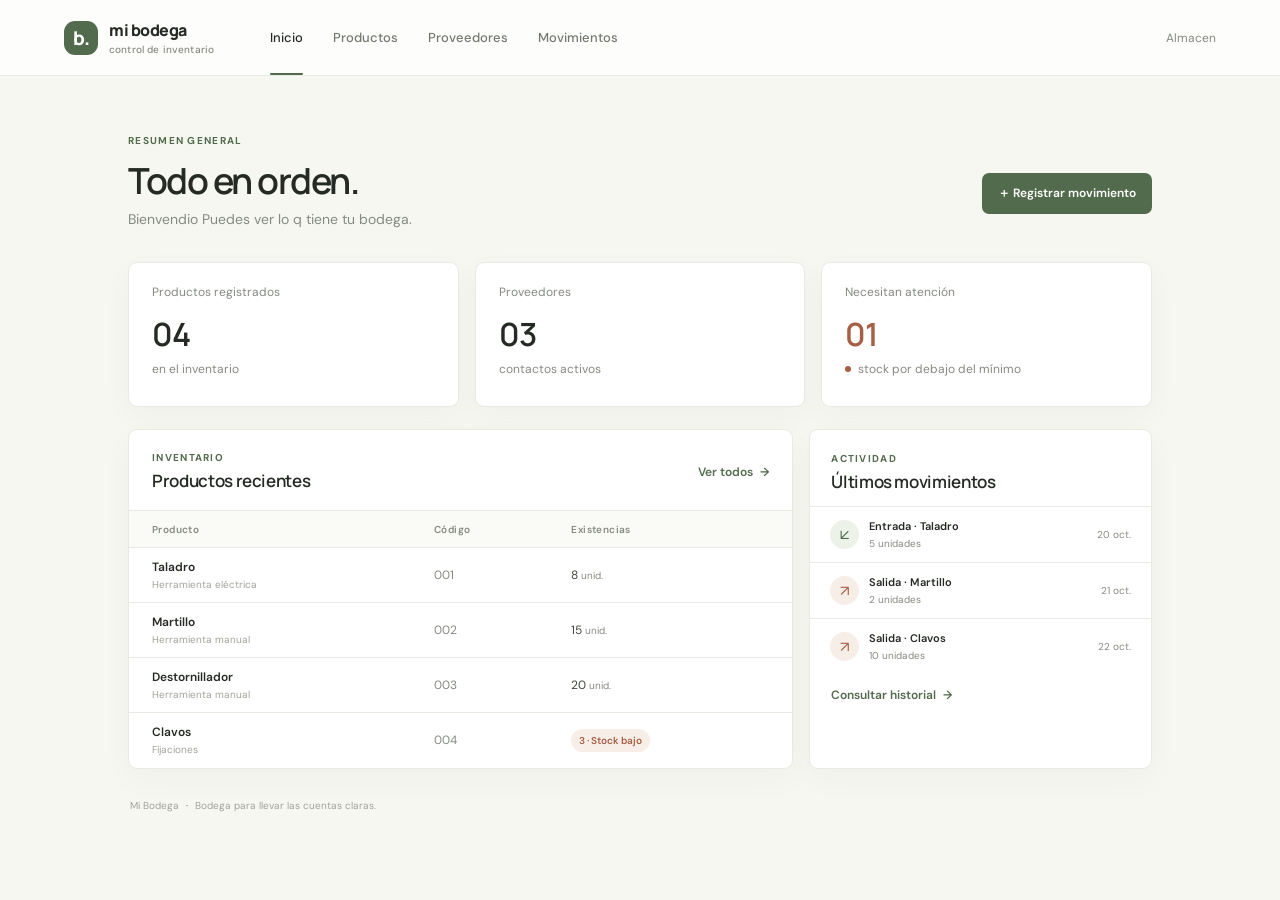
<file: index.html>
<!doctype html>
<html lang="es">
<head>
  <meta charset="utf-8">
  <meta name="viewport" content="width=device-width, initial-scale=1">
  <meta name="theme-color" content="#f7f7f2">
  <title>Inicio | Mi Bodega</title>
  <link rel="stylesheet" href="estilo.css">
</head>
<body>
  <header class="topbar">
    <a class="brand" href="index.html">
      <span class="brand-mark">b.</span>
      <span>mi bodega<small>control de inventario</small></span>
    </a>

    <nav aria-label="Navegación principal">
      <a class="active" href="index.html">Inicio</a>
      <a href="productos.html">Productos</a>
      <a href="proveedores.html">Proveedores</a>
      <a href="movimientos.html">Movimientos</a>
    </nav>

    <span class="top-note">Almacen</span>
  </header>

  <main class="shell">
    <div class="eyebrow">RESUMEN GENERAL</div>

    <section class="welcome">
      <div>
        <h1>Todo en orden.</h1>
        <p>Bienvendio Puedes ver lo q tiene tu bodega.</p>
      </div>
      <a class="button button-dark" href="movimientos.html">＋ Registrar movimiento</a>
    </section>

    <section class="stats" aria-label="Resumen de inventario">
      <article class="stat">
        <span class="stat-label">Productos registrados</span>
        <strong>04</strong>
        <span class="stat-foot">en el inventario</span>
      </article>

      <article class="stat">
        <span class="stat-label">Proveedores</span>
        <strong>03</strong>
        <span class="stat-foot">contactos activos</span>
      </article>

      <article class="stat stat-warn">
        <span class="stat-label">Necesitan atención</span>
        <strong>01</strong>
        <span class="stat-foot"><i class="dot"></i> stock por debajo del mínimo</span>
      </article>
    </section>

    <section class="content-grid">
      <article class="panel">
        <div class="panel-head">
          <div>
            <div class="eyebrow">INVENTARIO</div>
            <h2>Productos recientes</h2>
          </div>
          <a class="text-link" href="productos.html">Ver todos <span>→</span></a>
        </div>

        <div class="table-wrap">
          <table>
            <thead>
              <tr><th>Producto</th><th>Código</th><th>Existencias</th></tr>
            </thead>
            <tbody>
              <tr>
                <td><span class="item-name">Taladro</span><small>Herramienta eléctrica</small></td>
                <td class="muted">001</td>
                <td>8 <span class="unit">unid.</span></td>
              </tr>
              <tr>
                <td><span class="item-name">Martillo</span><small>Herramienta manual</small></td>
                <td class="muted">002</td>
                <td>15 <span class="unit">unid.</span></td>
              </tr>
              <tr>
                <td><span class="item-name">Destornillador</span><small>Herramienta manual</small></td>
                <td class="muted">003</td>
                <td>20 <span class="unit">unid.</span></td>
              </tr>
              <tr>
                <td><span class="item-name">Clavos</span><small>Fijaciones</small></td>
                <td class="muted">004</td>
                <td><span class="badge badge-warn">3 · Stock bajo</span></td>
              </tr>
            </tbody>
          </table>
        </div>
      </article>

      <aside class="panel recent">
        <div class="eyebrow">ACTIVIDAD</div>
        <h2>Últimos movimientos</h2>

        <div class="activity">
          <span class="activity-icon in">↙</span>
          <div><strong>Entrada · Taladro</strong><small>5 unidades</small></div>
          <time>20 oct.</time>
        </div>
        <div class="activity">
          <span class="activity-icon out">↗</span>
          <div><strong>Salida · Martillo</strong><small>2 unidades</small></div>
          <time>21 oct.</time>
        </div>
        <div class="activity">
          <span class="activity-icon out">↗</span>
          <div><strong>Salida · Clavos</strong><small>10 unidades</small></div>
          <time>22 oct.</time>
        </div>

        <a class="text-link activity-link" href="movimientos.html">
          Consultar historial <span>→</span>
        </a>
      </aside>
    </section>

    <footer>Mi Bodega <span>·</span> Bodega para llevar las cuentas claras.</footer>
  </main>
</body>
</html>
</file>
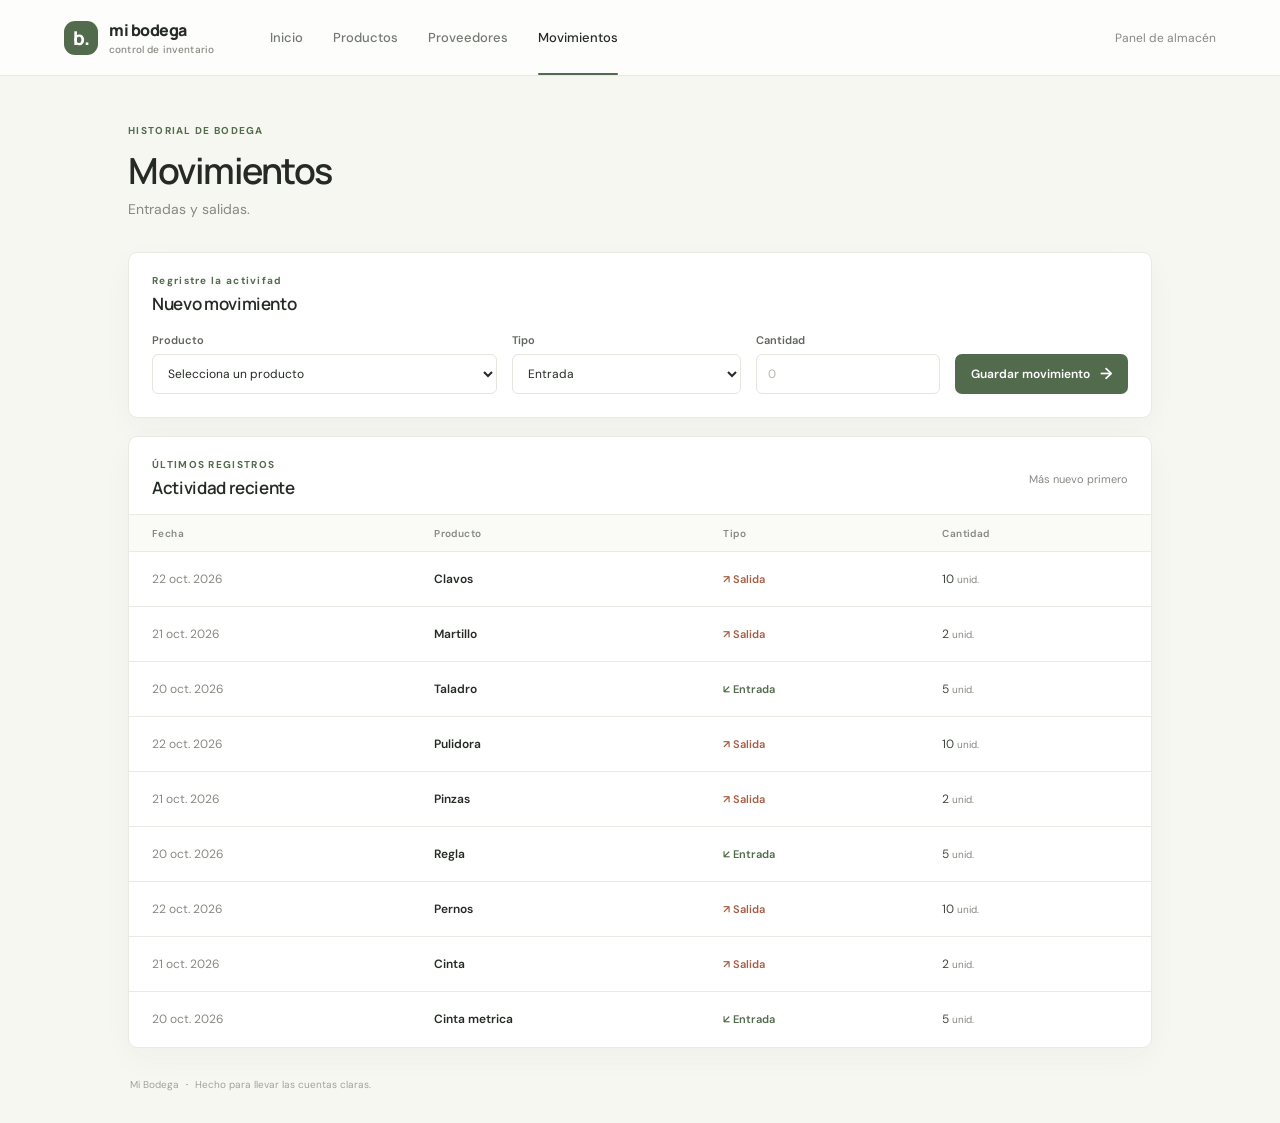
<file: movimientos.html>
<!doctype html>
<html lang="es">
<head>
  <meta charset="utf-8">
  <meta name="viewport" content="width=device-width, initial-scale=1">
  <meta name="theme-color" content="#f7f7f2">
  <title>Movimientos | Mi Bodega</title>
  <link rel="stylesheet" href="estilo.css">
</head>
<body>
  <header class="topbar">
    <a class="brand" href="index.html">
      <span class="brand-mark">b.</span>
      <span>mi bodega<small>control de inventario</small></span>
    </a>
    <nav aria-label="Navegación principal">
      <a href="index.html">Inicio</a>
      <a href="productos.html">Productos</a>
      <a href="proveedores.html">Proveedores</a>
      <a class="active" href="movimientos.html">Movimientos</a>
    </nav>
    <span class="top-note">Panel de almacén</span>
  </header>

  <main class="shell page-shell">
    <div class="eyebrow">HISTORIAL DE BODEGA</div>
    <section class="welcome">
      <div>
        <h1>Movimientos</h1>
        <p>Entradas y salidas.</p>
      </div>
    </section>

    <section class="panel form-panel">
      <div class="panel-head">
        <div><div class="eyebrow">Regristre la activifad</div><h2>Nuevo movimiento</h2></div>
      </div>

      <form class="form-grid movement-form" onsubmit="alert('Movimiento guardado (demo)'); return false;">
        <label>Producto
          <select required>
            <option value="" disabled selected>Selecciona un producto</option>
            <option>Taladro</option>
            <option>Martillo</option>
            <option>Destornillador</option>
            <option>Clavos</option>
          </select>
        </label>
        <label>Tipo
          <select required>
            <option>Entrada</option>
            <option>Salida</option>
          </select>
        </label>
        <label>Cantidad<input type="number" min="1" placeholder="0" required></label>
        <div class="form-action">
          <button class="button button-dark" type="submit">Guardar movimiento <span>→</span></button>
        </div>
      </form>
    </section>

    <section class="panel table-panel">
      <div class="panel-head">
        <div><div class="eyebrow">ÚLTIMOS REGISTROS</div><h2>Actividad reciente</h2></div>
        <span class="table-note">Más nuevo primero</span>
      </div>

      <div class="table-wrap">
        <table>
          <thead>
            <tr><th>Fecha</th><th>Producto</th><th>Tipo</th><th>Cantidad</th></tr>
          </thead>
          <tbody>
            <tr><td class="muted">22 oct. 2026</td><td class="item-name">Clavos</td><td><span class="movement-type type-out">↗ Salida</span></td><td>10 <span class="unit">unid.</span></td></tr>
            <tr><td class="muted">21 oct. 2026</td><td class="item-name">Martillo</td><td><span class="movement-type type-out">↗ Salida</span></td><td>2 <span class="unit">unid.</span></td></tr>
            <tr><td class="muted">20 oct. 2026</td><td class="item-name">Taladro</td><td><span class="movement-type type-in">↙ Entrada</span></td><td>5 <span class="unit">unid.</span></td></tr>
            <tr><td class="muted">22 oct. 2026</td><td class="item-name">Pulidora</td><td><span class="movement-type type-out">↗ Salida</span></td><td>10 <span class="unit">unid.</span></td></tr>
            <tr><td class="muted">21 oct. 2026</td><td class="item-name">Pinzas</td><td><span class="movement-type type-out">↗ Salida</span></td><td>2 <span class="unit">unid.</span></td></tr>
            <tr><td class="muted">20 oct. 2026</td><td class="item-name">Regla</td><td><span class="movement-type type-in">↙ Entrada</span></td><td>5 <span class="unit">unid.</span></td></tr>
            <tr><td class="muted">22 oct. 2026</td><td class="item-name">Pernos</td><td><span class="movement-type type-out">↗ Salida</span></td><td>10 <span class="unit">unid.</span></td></tr>
            <tr><td class="muted">21 oct. 2026</td><td class="item-name">Cinta</td><td><span class="movement-type type-out">↗ Salida</span></td><td>2 <span class="unit">unid.</span></td></tr>
            <tr><td class="muted">20 oct. 2026</td><td class="item-name">Cinta metrica</td><td><span class="movement-type type-in">↙ Entrada</span></td><td>5 <span class="unit">unid.</span></td></tr>
          </tbody>
        </table>
      </div>
    </section>

    <footer>Mi Bodega <span>·</span> Hecho para llevar las cuentas claras.</footer>
  </main>
</body>
</html>
</file>
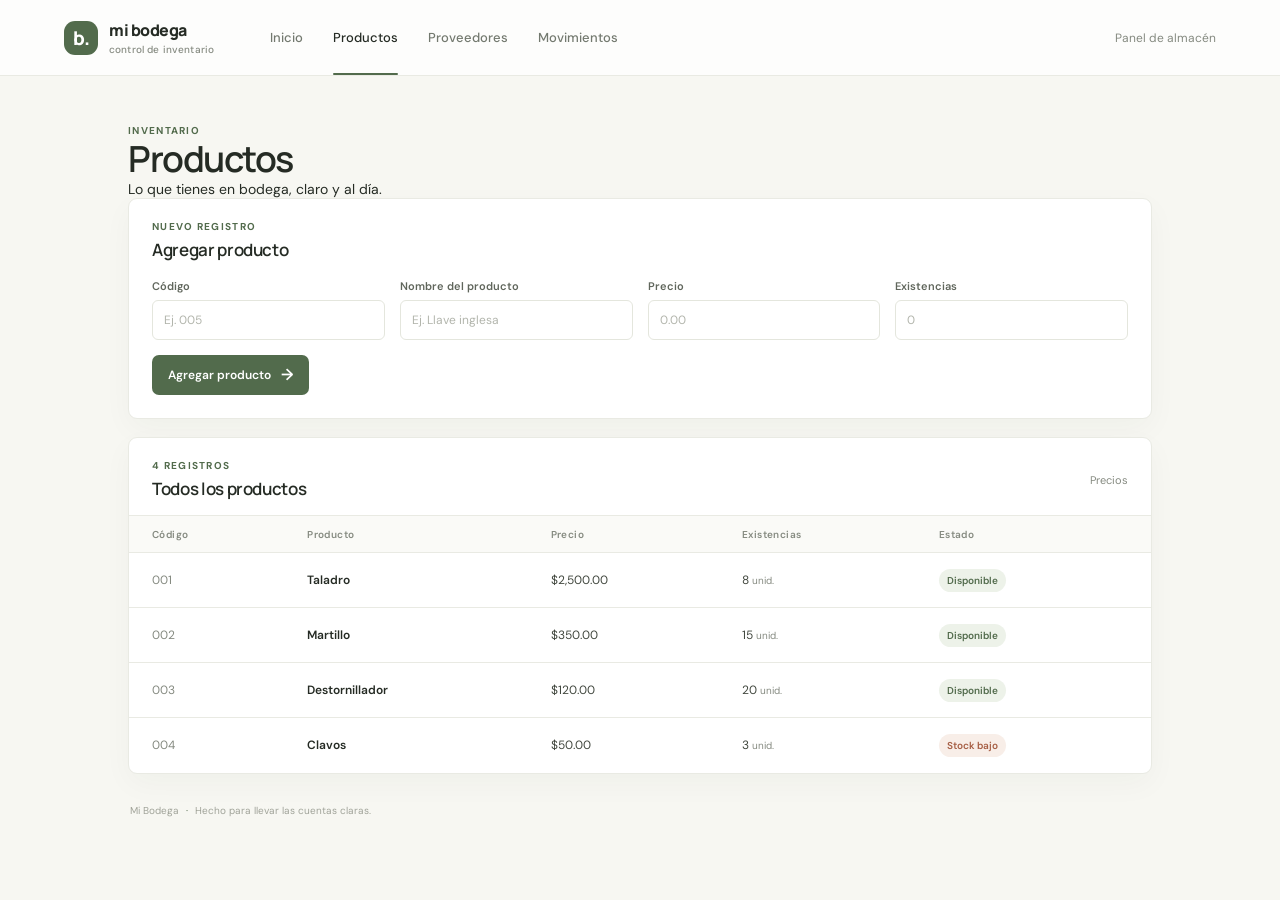
<file: productos.html>
<!doctype html>
<html lang="es">
<head>
  <meta charset="utf-8">
  <meta name="viewport" content="width=device-width, initial-scale=1">
  <meta name="theme-color" content="#f7f7f2">
  <title>Productos | Mi Bodega</title>
  <link rel="stylesheet" href="estilo.css">
</head>
<body>
  <header class="topbar">
    <a class="brand" href="index.html">
      <span class="brand-mark">b.</span>
      <span>mi bodega<small>control de inventario</small></span>
    </a>
    <nav aria-label="Navegación principal">
      <a href="index.html">Inicio</a>
      <a class="active" href="productos.html">Productos</a>
      <a href="proveedores.html">Proveedores</a>
      <a href="movimientos.html">Movimientos</a>
    </nav>
    <span class="top-note">Panel de almacén</span>
  </header>

  <main class="shell page-shell">
    <div class="eyebrow">INVENTARIO</div>
    <section class="Bienvenido">
      <div>
        <h1>Productos</h1>
        <p>Lo que tienes en bodega, claro y al día.</p>
      </div>
    </section>

    <section class="panel form-panel">
      <div class="panel-head">
        <div><div class="eyebrow">NUEVO REGISTRO</div><h2>Agregar producto</h2></div>
      </div>

      <form class="form-grid" onsubmit="alert('Producto guardado (demo)'); return false;">
        <label>Código<input type="text" placeholder="Ej. 005" required></label>
        <label>Nombre del producto<input type="text" placeholder="Ej. Llave inglesa" required></label>
       <label>Precio<input type="number" min="0" step="0.01" placeholder="0.00" required></label>
        <label>Existencias<input type="number" min="0" placeholder="0" required></label>
        <div class="form-action">
          <button class="button button-dark" type="submit">Agregar producto <span>→</span></button>
        </div>
      </form>
    </section>

    <section class="panel table-panel">
      <div class="panel-head">
        <div><div class="eyebrow">4 REGISTROS</div><h2>Todos los productos</h2></div>
        <span class="table-note">Precios</span>
      </div>

      <div class="table-wrap">
        <table>
          <thead>
            <tr><th>Código</th><th>Producto</th><th>Precio</th><th>Existencias</th><th>Estado</th></tr>
          </thead>
          <tbody>
            <tr><td class="muted">001</td><td class="item-name">Taladro</td><td>$2,500.00</td><td>8 <span class="unit">unid.</span></td><td><span class="badge badge-ok">Disponible</span></td></tr>
            <tr><td class="muted">002</td><td class="item-name">Martillo</td><td>$350.00</td><td>15 <span class="unit">unid.</span></td><td><span class="badge badge-ok">Disponible</span></td></tr>
            <tr><td class="muted">003</td><td class="item-name">Destornillador</td><td>$120.00</td><td>20 <span class="unit">unid.</span></td><td><span class="badge badge-ok">Disponible</span></td></tr>
            <tr><td class="muted">004</td><td class="item-name">Clavos</td><td>$50.00</td><td>3 <span class="unit">unid.</span></td><td><span class="badge badge-warn">Stock bajo</span></td></tr>
          </tbody>
        </table>
      </div>
    </section>

    <footer>Mi Bodega <span>·</span> Hecho para llevar las cuentas claras.</footer>
  </main>
</body>
</html>
</file>
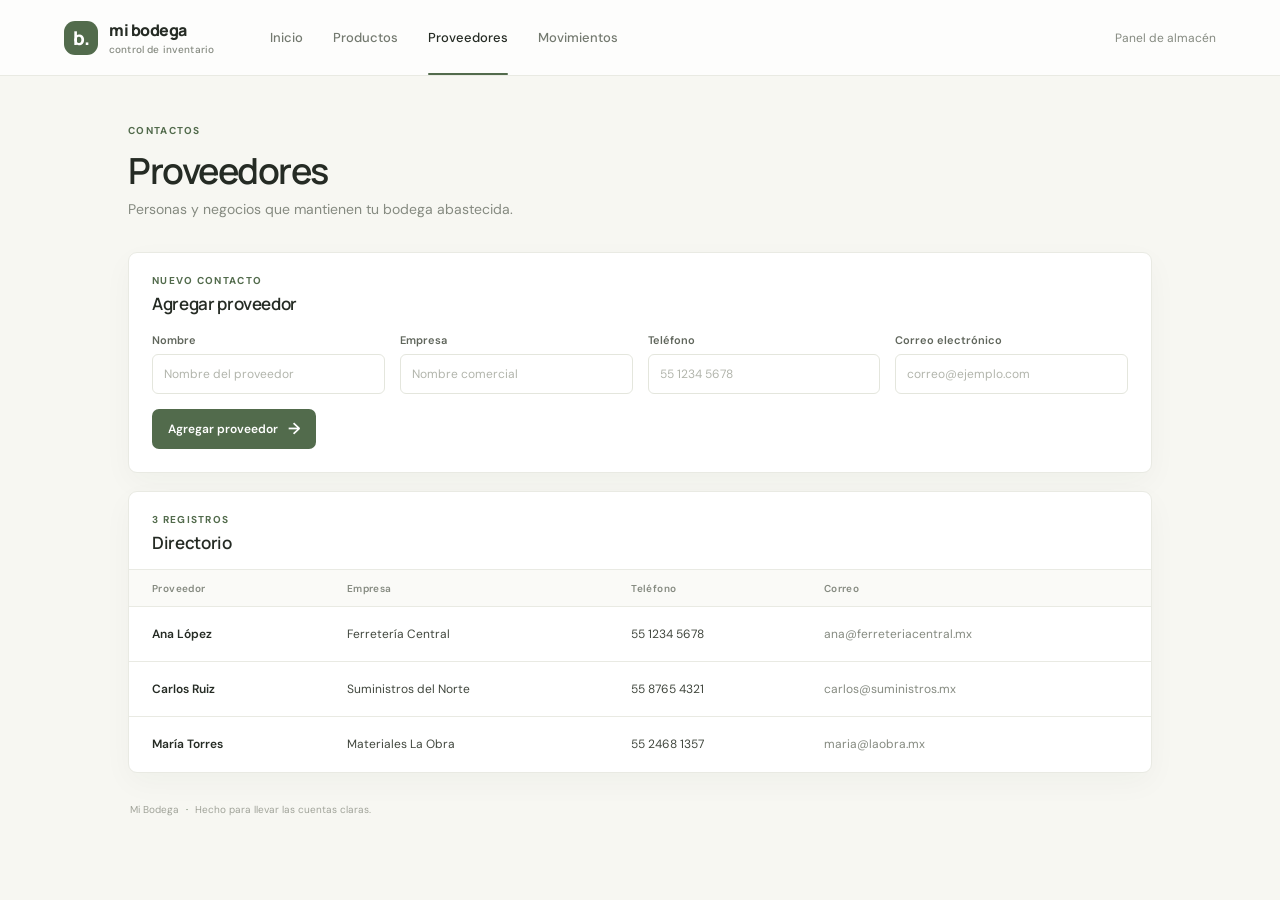
<file: proveedores.html>
<!doctype html>
<html lang="es">
<head>
  <meta charset="utf-8">
  <meta name="viewport" content="width=device-width, initial-scale=1">
  <meta name="theme-color" content="#f7f7f2">
  <title>Proveedores | Mi Bodega</title>
  <link rel="stylesheet" href="estilo.css">
</head>
<body>
  <header class="topbar">
    <a class="brand" href="index.html">
      <span class="brand-mark">b.</span>
      <span>mi bodega<small>control de inventario</small></span>
    </a>
    <nav aria-label="Navegación principal">
      <a href="index.html">Inicio</a>
      <a href="productos.html">Productos</a>
      <a class="active" href="proveedores.html">Proveedores</a>
      <a href="movimientos.html">Movimientos</a>
    </nav>
    <span class="top-note">Panel de almacén</span>
  </header>

  <main class="shell page-shell">
    <div class="eyebrow">CONTACTOS</div>
    <section class="welcome">
      <div>
        <h1>Proveedores</h1>
        <p>Personas y negocios que mantienen tu bodega abastecida.</p>
      </div>
    </section>

    <section class="panel form-panel">
      <div class="panel-head">
        <div><div class="eyebrow">NUEVO CONTACTO</div><h2>Agregar proveedor</h2></div>
      </div>

      <form class="form-grid" onsubmit="alert('Proveedor guardado (demo)'); return false;">
        <label>Nombre<input type="text" placeholder="Nombre del proveedor" required></label>
        <label>Empresa<input type="text" placeholder="Nombre comercial"></label>
        <label>Teléfono<input type="tel" placeholder="55 1234 5678"></label>
        <label>Correo electrónico<input type="email" placeholder="correo@ejemplo.com"></label>
        <div class="form-action">
          <button class="button button-dark" type="submit">Agregar proveedor <span>→</span></button>
        </div>
      </form>
    </section>

    <section class="panel table-panel">
      <div class="panel-head">
        <div><div class="eyebrow">3 REGISTROS</div><h2>Directorio</h2></div>
      </div>

      <div class="table-wrap">
        <table>
          <thead>
            <tr><th>Proveedor</th><th>Empresa</th><th>Teléfono</th><th>Correo</th></tr>
          </thead>
          <tbody>
            <tr><td class="item-name">Ana López</td><td>Ferretería Central</td><td>55 1234 5678</td><td class="muted">ana@ferreteriacentral.mx</td></tr>
            <tr><td class="item-name">Carlos Ruiz</td><td>Suministros del Norte</td><td>55 8765 4321</td><td class="muted">carlos@suministros.mx</td></tr>
            <tr><td class="item-name">María Torres</td><td>Materiales La Obra</td><td>55 2468 1357</td><td class="muted">maria@laobra.mx</td></tr>
          </tbody>
        </table>
      </div>
    </section>

    <footer>Mi Bodega <span>·</span> Hecho para llevar las cuentas claras.</footer>
  </main>
</body>
</html>
</file>
<file: estilo.css>
@import url('https://fonts.googleapis.com/css2?family=DM+Sans:wght@400;500;600;700&family=Manrope:wght@400;500;600;700;800&display=swap');

:root {
  --paper: #f7f7f2;
  --surface: #fff;
  --ink: #252b24;
  --muted: #858a80;
  --line: #e9eae3;
  --green: #526b4c;
  --green-soft: #edf2e9;
  --clay: #a65e44;
  --clay-soft: #f8eee8;
  --shadow: 0 10px 30px rgba(38, 47, 34, .035);
}

* {
  box-sizing: border-box;
}

body {
  margin: 0;
  background: var(--paper);
  color: var(--ink);
  font-family: 'DM Sans', Arial, sans-serif;
  font-size: 14px;
  -webkit-font-smoothing: antialiased;
}

a {
  color: inherit;
  text-decoration: none;
}

.topbar {
  height: 76px;
  border-bottom: 1px solid var(--line);
  background: rgba(255, 255, 255, .8);
  display: flex;
  align-items: center;
  padding: 0 max(5vw, 24px);
  gap: 56px;
}

.brand {
  display: flex;
  align-items: center;
  gap: 11px;
  font-family: Manrope, sans-serif;
  font-size: 16px;
  font-weight: 800;
  letter-spacing: -.5px;
  white-space: nowrap;
}

.brand small {
  display: block;
  margin-top: 2px;
  color: var(--muted);
  font: 500 10px 'DM Sans', sans-serif;
  letter-spacing: .15px;
}

.brand-mark {
  display: grid;
  place-items: center;
  width: 34px;
  height: 34px;
  border-radius: 11px;
  background: var(--green);
  color: #fff;
  font: 800 19px Manrope, sans-serif;
}

nav {
  display: flex;
  align-self: stretch;
  align-items: center;
  gap: 30px;
}

nav a {
  height: 100%;
  display: flex;
  align-items: center;
  position: relative;
  color: #73796f;
  font-size: 13px;
  font-weight: 500;
  transition: color .18s;
}

nav a:hover,
nav a.active {
  color: var(--ink);
}

nav a.active:after {
  content: "";
  position: absolute;
  bottom: 0;
  left: 0;
  right: 0;
  height: 2px;
  border-radius: 2px;
  background: var(--green);
}

.top-note {
  margin-left: auto;
  color: var(--muted);
  font-size: 12px;
}

.shell {
  max-width: 1080px;
  margin: 0 auto;
  padding: 58px 28px 28px;
}

.page-shell {
  padding-top: 48px;
}

.eyebrow {
  color: var(--green);
  font-size: 10px;
  font-weight: 700;
  letter-spacing: 1.3px;
}

.welcome {
  display: flex;
  align-items: center;
  justify-content: space-between;
  gap: 20px;
  margin: 12px 0 34px;
}

h1,
h2,
p {
  margin: 0;
}

h1 {
  font: 600 36px/1.2 Manrope, sans-serif;
  letter-spacing: -1.5px;
}

.welcome p {
  margin-top: 8px;
  color: var(--muted);
  font-size: 14px;
}

h2 {
  margin-top: 5px;
  font: 600 17px Manrope, sans-serif;
  letter-spacing: -.35px;
}

.button {
  display: inline-flex;
  align-items: center;
  justify-content: center;
  gap: 10px;
  border: 0;
  border-radius: 7px;
  padding: 12px 16px;
  font: 600 12px 'DM Sans', sans-serif;
  cursor: pointer;
  transition: background .18s, transform .18s;
}

.button:hover {
  transform: translateY(-1px);
}

.button-dark {
  background: var(--green);
  color: white;
}

.button-dark:hover {
  background: #40583b;
}

.button span {
  font-size: 16px;
  line-height: 10px;
}

.stats {
  display: grid;
  grid-template-columns: repeat(3, 1fr);
  gap: 16px;
  margin-bottom: 22px;
}

.stat {
  min-height: 145px;
  padding: 21px 23px;
  background: var(--surface);
  border: 1px solid var(--line);
  border-radius: 9px;
  box-shadow: var(--shadow);
}

.stat-label,
.stat-foot {
  display: block;
  color: var(--muted);
  font-size: 12px;
}

.stat strong {
  display: block;
  margin: 12px 0 5px;
  font: 600 32px Manrope, sans-serif;
  letter-spacing: -1px;
}

.stat-warn strong {
  color: var(--clay);
}

.dot {
  display: inline-block;
  width: 6px;
  height: 6px;
  margin: 0 4px 1px 0;
  border-radius: 50%;
  background: var(--clay);
}

.content-grid {
  display: grid;
  grid-template-columns: minmax(0, 1.65fr) minmax(270px, .85fr);
  gap: 16px;
}

.panel {
  background: var(--surface);
  border: 1px solid var(--line);
  border-radius: 9px;
  box-shadow: var(--shadow);
}

.panel-head {
  display: flex;
  justify-content: space-between;
  align-items: center;
  gap: 16px;
  padding: 21px 23px 18px;
}

.text-link {
  color: var(--green);
  font-size: 12px;
  font-weight: 600;
  white-space: nowrap;
}

.text-link span {
  padding-left: 4px;
}

.table-wrap {
  width: 100%;
  overflow-x: auto;
}

table {
  width: 100%;
  border-collapse: collapse;
  text-align: left;
  white-space: nowrap;
}

th {
  height: 37px;
  background: #fafaf7;
  color: var(--muted);
  font-size: 10px;
  font-weight: 600;
  letter-spacing: .4px;
}

th,
td {
  padding: 10px 16px;
  border-top: 1px solid var(--line);
}

th:first-child,
td:first-child {
  padding-left: 23px;
}

th:last-child,
td:last-child {
  padding-right: 23px;
}

td {
  height: 55px;
  color: #41473e;
  font-size: 12px;
}

td small {
  display: block;
  margin-top: 3px;
  color: #a0a399;
  font-size: 10px;
}

.item-name {
  font-weight: 600;
  color: var(--ink);
}

.muted,
.unit {
  color: var(--muted);
}

.unit {
  font-size: 10px;
}

.badge {
  display: inline-flex;
  align-items: center;
  padding: 5px 8px;
  border-radius: 20px;
  font-size: 10px;
  font-weight: 600;
}

.badge-ok {
  background: var(--green-soft);
  color: var(--green);
}

.badge-warn {
  background: var(--clay-soft);
  color: var(--clay);
}

.recent {
  padding-bottom: 15px;
}

.recent > .eyebrow,
.recent > h2 {
  margin-left: 21px;
}

.recent > .eyebrow {
  margin-top: 22px;
}

.recent > h2 {
  margin-top: 5px;
  margin-bottom: 13px;
}

.activity {
  display: flex;
  align-items: center;
  gap: 10px;
  padding: 12px 20px;
  border-top: 1px solid var(--line);
}

.activity-icon {
  display: grid;
  place-items: center;
  width: 29px;
  height: 29px;
  border-radius: 50%;
  font-size: 15px;
}

.activity-icon.in {
  background: var(--green-soft);
  color: var(--green);
}

.activity-icon.out {
  background: var(--clay-soft);
  color: var(--clay);
}

.activity strong {
  display: block;
  font-size: 11px;
  font-weight: 600;
}

.activity small {
  display: block;
  margin-top: 4px;
  color: var(--muted);
  font-size: 10px;
}

.activity time {
  margin-left: auto;
  color: var(--muted);
  font-size: 10px;
}

.activity-link {
  display: inline-block;
  margin: 13px 0 0 21px;
}

footer {
  padding: 30px 2px 4px;
  color: #a0a399;
  font-size: 10px;
}

footer span {
  padding: 0 4px;
  color: var(--green);
}

.form-panel {
  margin-bottom: 18px;
}

.form-grid {
  display: grid;
  grid-template-columns: repeat(4, minmax(0, 1fr));
  gap: 15px;
  padding: 0 23px 23px;
}

.form-grid label {
  display: flex;
  flex-direction: column;
  gap: 7px;
  color: #60665c;
  font-size: 11px;
  font-weight: 600;
}

input,
select {
  width: 100%;
  height: 40px;
  border: 1px solid #e4e6dd;
  border-radius: 6px;
  background: #fff;
  padding: 0 11px;
  color: var(--ink);
  font: 400 12px 'DM Sans', sans-serif;
  outline: none;
  transition: border .18s, box-shadow .18s;
}

input::placeholder {
  color: #b2b5ac;
}

input:focus,
select:focus {
  border-color: #91a48b;
  box-shadow: 0 0 0 3px rgba(82, 107, 76, .09);
}

.form-action {
  display: flex;
  align-items: end;
}

.form-action .button {
  height: 40px;
  white-space: nowrap;
}

.table-panel .panel-head {
  padding-bottom: 15px;
}

.table-note {
  color: var(--muted);
  font-size: 11px;
}

.movement-form {
  grid-template-columns: 1.5fr 1fr .8fr auto;
  align-items: end;
}

.movement-type {
  font-size: 11px;
  font-weight: 600;
}

.type-in {
  color: var(--green);
}

.type-out {
  color: var(--clay);
}

@media (max-width: 760px) {
  .topbar {
    height: auto;
    min-height: 68px;
    padding: 12px 20px;
    gap: 20px;
    flex-wrap: wrap;
  }

  .top-note {
    display: none;
  }

  nav {
    order: 2;
    width: 100%;
    height: 42px;
    gap: 26px;
    overflow-x: auto;
  }

  nav a {
    height: 42px;
    font-size: 12px;
    white-space: nowrap;
  }

  .shell {
    padding: 38px 18px 22px;
  }

  .page-shell {
    padding-top: 34px;
  }

  .content-grid {
    grid-template-columns: 1fr;
  }

  .stats {
    gap: 10px;
  }

  .stat {
    padding: 17px 15px;
    min-height: 132px;
  }

  .form-grid {
    grid-template-columns: repeat(2, minmax(0, 1fr));
    padding: 0 17px 18px;
  }

  .panel-head {
    padding-left: 17px;
    padding-right: 17px;
  }

  th:first-child,
  td:first-child {
    padding-left: 17px;
  }

  th:last-child,
  td:last-child {
    padding-right: 17px;
  }
}

@media (max-width: 480px) {
  .welcome {
    align-items: flex-start;
    flex-direction: column;
    margin-bottom: 25px;
  }

  h1 {
    font-size: 31px;
  }

  .welcome .button {
    width: 100%;
  }

  .stats {
    grid-template-columns: 1fr;
  }

  .stat {
    min-height: auto;
    padding: 15px 18px;
  }

  .stat strong {
    margin: 7px 0 3px;
  }

  .form-grid,
  .movement-form {
    grid-template-columns: 1fr;
  }

  .form-action .button {
    width: 100%;
  }

  .table-note {
    display: none;
  }

  .table-wrap table {
    min-width: 510px;
  }
}
</file>
